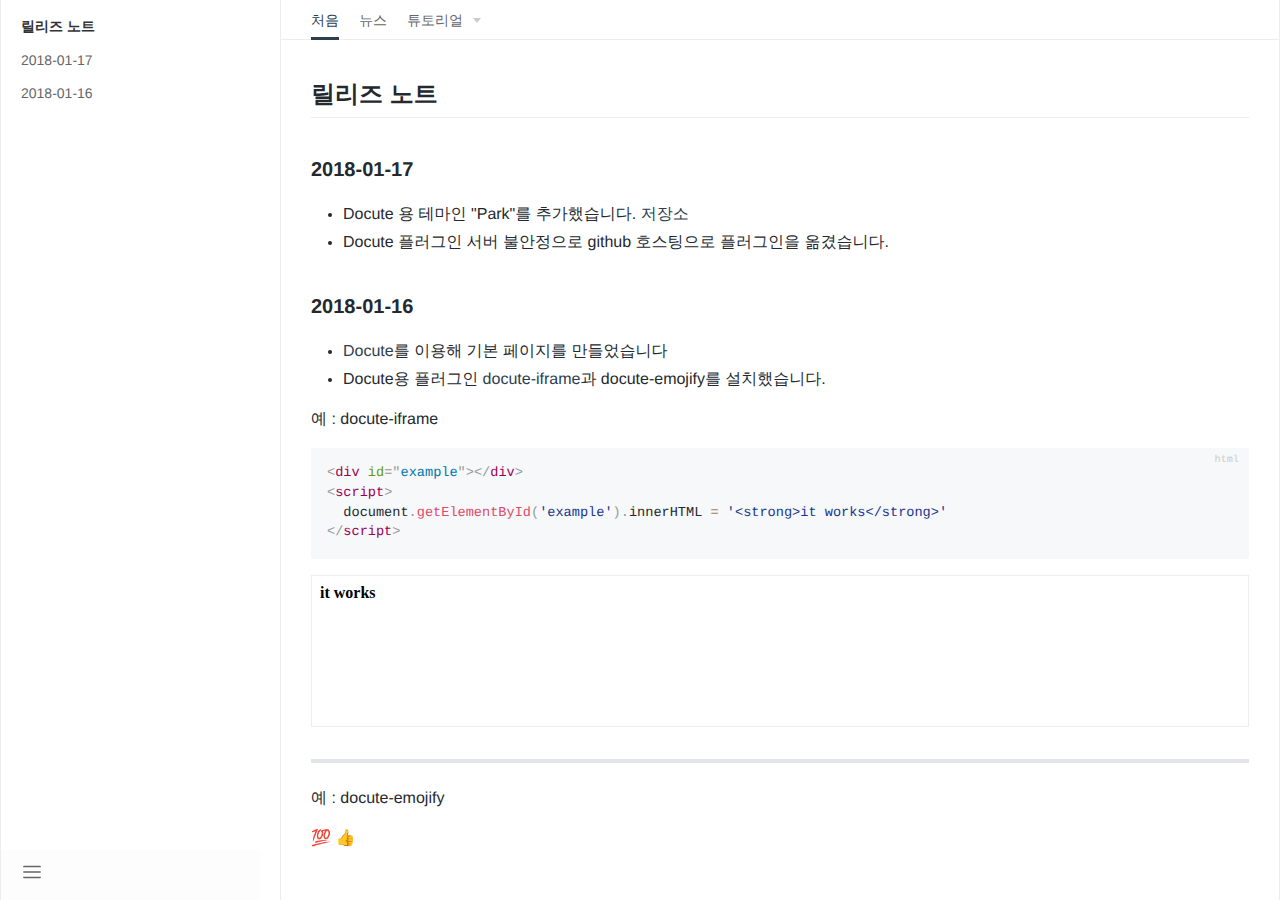
<file: index.html>
<!DOCTYPE html>
<html>
<head>
  <meta charset="utf-8">
  <meta http-equiv="X-UA-Compatible" content="IE=edge" />
  <meta name="viewport" content="width=device-width, initial-scale=1, maximum-scale=1, user-scalable=0" />
  <title>ChangJoo Park's head</title>
  <link rel="stylesheet" href="/docute.css">
  <link rel="stylesheet" href="/style.css" />
</head>
<body>
  <div id="app"></div>
  <script src="/docute.js"></script>
  <script src="/docute-iframe.js"></script>
  <script src="/docute-emojify.js"></script>

  <script>
    const tutorials = [
      { title: 'Vue.js', path: '/tutorials/vue' },
      { title: 'JavaScript', path: '/tutorials/javascript' }
    ]
    const nav = [
      { title: '처음', path: '/' },
      { title: '뉴스', path: '/news', source: '/news/index.md' },
      { title: '튜토리얼', type: 'dropdown', items: tutorials }
    ]
    docute.init({
      nav,
      plugins: [
        docuteIframe(),
        docuteEmojify()
      ]
    })
  </script>
</body>
</html>
</file>
<file: docute.css>
.announcement{padding-top:10px;padding-bottom:10px;border-bottom:1px solid #e2e2e2;position:relative;font-size:16px;display:flex;align-items:center}.announcement:before{position:absolute;content:"";width:4px;top:0;bottom:0;left:0;background-color:#333}.announcement.announcement-primary,.announcement.announcement-primary a{color:#81b3d6}.announcement.announcement-primary:before{background-color:#81b3d6}.announcement.announcement-danger,.announcement.announcement-danger a{color:#d43f3a}.announcement.announcement-danger:before{background-color:#d43f3a}.announcement.announcement-success,.announcement.announcement-success a{color:#42b983}.announcement.announcement-success:before{background-color:#42b983}.announcement.announcement-warning,.announcement.announcement-warning a{color:#f7d24c}.announcement.announcement-warning:before{background-color:#f7d24c}/*! Hint.css - v2.5.0 - 2017-04-23
* http://kushagragour.in/lab/hint/
* Copyright (c) 2017 Kushagra Gour */[class*=hint--]{position:relative;display:inline-block}[class*=hint--]:after,[class*=hint--]:before{position:absolute;-webkit-transform:translateZ(0);-moz-transform:translateZ(0);transform:translateZ(0);visibility:hidden;opacity:0;z-index:1000000;pointer-events:none;-webkit-transition:.3s ease;-moz-transition:.3s ease;transition:.3s ease;-webkit-transition-delay:0ms;-moz-transition-delay:0ms;transition-delay:0ms}[class*=hint--]:hover:after,[class*=hint--]:hover:before{visibility:visible;opacity:1;-webkit-transition-delay:.1s;-moz-transition-delay:.1s;transition-delay:.1s}[class*=hint--]:before{content:"";position:absolute;background:transparent;border:6px solid transparent;z-index:1000001}[class*=hint--]:after{background:#383838;color:#fff;padding:8px 10px;font-size:12px;font-family:Helvetica Neue,Helvetica,Arial,sans-serif;line-height:12px;white-space:nowrap}[class*=hint--][aria-label]:after{content:attr(aria-label)}[class*=hint--][data-hint]:after{content:attr(data-hint)}[aria-label=""]:after,[aria-label=""]:before,[data-hint=""]:after,[data-hint=""]:before{display:none!important}.hint--top-left:before,.hint--top-right:before,.hint--top:before{border-top-color:#383838}.hint--bottom-left:before,.hint--bottom-right:before,.hint--bottom:before{border-bottom-color:#383838}.hint--left:before{border-left-color:#383838}.hint--right:before{border-right-color:#383838}.hint--top:before{margin-bottom:-11px}.hint--top:after,.hint--top:before{bottom:100%;left:50%}.hint--top:before{left:calc(50% - 6px)}.hint--top:after{-webkit-transform:translateX(-50%);-moz-transform:translateX(-50%);transform:translateX(-50%)}.hint--top:hover:before{-webkit-transform:translateY(-8px);-moz-transform:translateY(-8px);transform:translateY(-8px)}.hint--top:hover:after{-webkit-transform:translateX(-50%) translateY(-8px);-moz-transform:translateX(-50%) translateY(-8px);transform:translateX(-50%) translateY(-8px)}.hint--bottom:before{margin-top:-11px}.hint--bottom:after,.hint--bottom:before{top:100%;left:50%}.hint--bottom:before{left:calc(50% - 6px)}.hint--bottom:after{-webkit-transform:translateX(-50%);-moz-transform:translateX(-50%);transform:translateX(-50%)}.hint--bottom:hover:before{-webkit-transform:translateY(8px);-moz-transform:translateY(8px);transform:translateY(8px)}.hint--bottom:hover:after{-webkit-transform:translateX(-50%) translateY(8px);-moz-transform:translateX(-50%) translateY(8px);transform:translateX(-50%) translateY(8px)}.hint--right:before{margin-left:-11px;margin-bottom:-6px}.hint--right:after{margin-bottom:-14px}.hint--right:after,.hint--right:before{left:100%;bottom:50%}.hint--right:hover:after,.hint--right:hover:before{-webkit-transform:translateX(8px);-moz-transform:translateX(8px);transform:translateX(8px)}.hint--left:before{margin-right:-11px;margin-bottom:-6px}.hint--left:after{margin-bottom:-14px}.hint--left:after,.hint--left:before{right:100%;bottom:50%}.hint--left:hover:after,.hint--left:hover:before{-webkit-transform:translateX(-8px);-moz-transform:translateX(-8px);transform:translateX(-8px)}.hint--top-left:before{margin-bottom:-11px}.hint--top-left:after,.hint--top-left:before{bottom:100%;left:50%}.hint--top-left:before{left:calc(50% - 6px)}.hint--top-left:after{-webkit-transform:translateX(-100%);-moz-transform:translateX(-100%);transform:translateX(-100%);margin-left:12px}.hint--top-left:hover:before{-webkit-transform:translateY(-8px);-moz-transform:translateY(-8px);transform:translateY(-8px)}.hint--top-left:hover:after{-webkit-transform:translateX(-100%) translateY(-8px);-moz-transform:translateX(-100%) translateY(-8px);transform:translateX(-100%) translateY(-8px)}.hint--top-right:before{margin-bottom:-11px}.hint--top-right:after,.hint--top-right:before{bottom:100%;left:50%}.hint--top-right:before{left:calc(50% - 6px)}.hint--top-right:after{-webkit-transform:translateX(0);-moz-transform:translateX(0);transform:translateX(0);margin-left:-12px}.hint--top-right:hover:after,.hint--top-right:hover:before{-webkit-transform:translateY(-8px);-moz-transform:translateY(-8px);transform:translateY(-8px)}.hint--bottom-left:before{margin-top:-11px}.hint--bottom-left:after,.hint--bottom-left:before{top:100%;left:50%}.hint--bottom-left:before{left:calc(50% - 6px)}.hint--bottom-left:after{-webkit-transform:translateX(-100%);-moz-transform:translateX(-100%);transform:translateX(-100%);margin-left:12px}.hint--bottom-left:hover:before{-webkit-transform:translateY(8px);-moz-transform:translateY(8px);transform:translateY(8px)}.hint--bottom-left:hover:after{-webkit-transform:translateX(-100%) translateY(8px);-moz-transform:translateX(-100%) translateY(8px);transform:translateX(-100%) translateY(8px)}.hint--bottom-right:before{margin-top:-11px}.hint--bottom-right:after,.hint--bottom-right:before{top:100%;left:50%}.hint--bottom-right:before{left:calc(50% - 6px)}.hint--bottom-right:after{-webkit-transform:translateX(0);-moz-transform:translateX(0);transform:translateX(0);margin-left:-12px}.hint--bottom-right:hover:after,.hint--bottom-right:hover:before{-webkit-transform:translateY(8px);-moz-transform:translateY(8px);transform:translateY(8px)}.hint--large:after,.hint--medium:after,.hint--small:after{white-space:normal;line-height:1.4em;word-wrap:break-word}.hint--small:after{width:80px}.hint--medium:after{width:150px}.hint--large:after{width:300px}[class*=hint--]:after{text-shadow:0 -1px 0 #000;box-shadow:4px 4px 8px rgba(0,0,0,.3)}.hint--error:after{background-color:#b34e4d;text-shadow:0 -1px 0 #592726}.hint--error.hint--top-left:before,.hint--error.hint--top-right:before,.hint--error.hint--top:before{border-top-color:#b34e4d}.hint--error.hint--bottom-left:before,.hint--error.hint--bottom-right:before,.hint--error.hint--bottom:before{border-bottom-color:#b34e4d}.hint--error.hint--left:before{border-left-color:#b34e4d}.hint--error.hint--right:before{border-right-color:#b34e4d}.hint--warning:after{background-color:#c09854;text-shadow:0 -1px 0 #6c5328}.hint--warning.hint--top-left:before,.hint--warning.hint--top-right:before,.hint--warning.hint--top:before{border-top-color:#c09854}.hint--warning.hint--bottom-left:before,.hint--warning.hint--bottom-right:before,.hint--warning.hint--bottom:before{border-bottom-color:#c09854}.hint--warning.hint--left:before{border-left-color:#c09854}.hint--warning.hint--right:before{border-right-color:#c09854}.hint--info:after{background-color:#3986ac;text-shadow:0 -1px 0 #1a3c4d}.hint--info.hint--top-left:before,.hint--info.hint--top-right:before,.hint--info.hint--top:before{border-top-color:#3986ac}.hint--info.hint--bottom-left:before,.hint--info.hint--bottom-right:before,.hint--info.hint--bottom:before{border-bottom-color:#3986ac}.hint--info.hint--left:before{border-left-color:#3986ac}.hint--info.hint--right:before{border-right-color:#3986ac}.hint--success:after{background-color:#458746;text-shadow:0 -1px 0 #1a321a}.hint--success.hint--top-left:before,.hint--success.hint--top-right:before,.hint--success.hint--top:before{border-top-color:#458746}.hint--success.hint--bottom-left:before,.hint--success.hint--bottom-right:before,.hint--success.hint--bottom:before{border-bottom-color:#458746}.hint--success.hint--left:before{border-left-color:#458746}.hint--success.hint--right:before{border-right-color:#458746}.hint--always:after,.hint--always:before{opacity:1;visibility:visible}.hint--always.hint--top:before{-webkit-transform:translateY(-8px);-moz-transform:translateY(-8px);transform:translateY(-8px)}.hint--always.hint--top:after{-webkit-transform:translateX(-50%) translateY(-8px);-moz-transform:translateX(-50%) translateY(-8px);transform:translateX(-50%) translateY(-8px)}.hint--always.hint--top-left:before{-webkit-transform:translateY(-8px);-moz-transform:translateY(-8px);transform:translateY(-8px)}.hint--always.hint--top-left:after{-webkit-transform:translateX(-100%) translateY(-8px);-moz-transform:translateX(-100%) translateY(-8px);transform:translateX(-100%) translateY(-8px)}.hint--always.hint--top-right:after,.hint--always.hint--top-right:before{-webkit-transform:translateY(-8px);-moz-transform:translateY(-8px);transform:translateY(-8px)}.hint--always.hint--bottom:before{-webkit-transform:translateY(8px);-moz-transform:translateY(8px);transform:translateY(8px)}.hint--always.hint--bottom:after{-webkit-transform:translateX(-50%) translateY(8px);-moz-transform:translateX(-50%) translateY(8px);transform:translateX(-50%) translateY(8px)}.hint--always.hint--bottom-left:before{-webkit-transform:translateY(8px);-moz-transform:translateY(8px);transform:translateY(8px)}.hint--always.hint--bottom-left:after{-webkit-transform:translateX(-100%) translateY(8px);-moz-transform:translateX(-100%) translateY(8px);transform:translateX(-100%) translateY(8px)}.hint--always.hint--bottom-right:after,.hint--always.hint--bottom-right:before{-webkit-transform:translateY(8px);-moz-transform:translateY(8px);transform:translateY(8px)}.hint--always.hint--left:after,.hint--always.hint--left:before{-webkit-transform:translateX(-8px);-moz-transform:translateX(-8px);transform:translateX(-8px)}.hint--always.hint--right:after,.hint--always.hint--right:before{-webkit-transform:translateX(8px);-moz-transform:translateX(8px);transform:translateX(8px)}.hint--rounded:after{border-radius:4px}.hint--no-animate:after,.hint--no-animate:before{-webkit-transition-duration:0ms;-moz-transition-duration:0ms;transition-duration:0ms}.hint--bounce:after,.hint--bounce:before{-webkit-transition:opacity .3s ease,visibility .3s ease,-webkit-transform .3s cubic-bezier(.71,1.7,.77,1.24);-moz-transition:opacity .3s ease,visibility .3s ease,-moz-transform .3s cubic-bezier(.71,1.7,.77,1.24);transition:opacity .3s ease,visibility .3s ease,transform .3s cubic-bezier(.71,1.7,.77,1.24)}.markdown-body{-ms-text-size-adjust:100%;-webkit-text-size-adjust:100%;color:#24292e;font-size:16px;line-height:1.5;word-wrap:break-word}.markdown-body .pl-c{color:#969896}.markdown-body .pl-c1,.markdown-body .pl-s .pl-v{color:#0086b3}.markdown-body .pl-e,.markdown-body .pl-en{color:#795da3}.markdown-body .pl-s .pl-s1,.markdown-body .pl-smi{color:#333}.markdown-body .pl-ent{color:#63a35c}.markdown-body .pl-k{color:#a71d5d}.markdown-body .pl-pds,.markdown-body .pl-s,.markdown-body .pl-s .pl-pse .pl-s1,.markdown-body .pl-sr,.markdown-body .pl-sr .pl-cce,.markdown-body .pl-sr .pl-sra,.markdown-body .pl-sr .pl-sre{color:#183691}.markdown-body .pl-smw,.markdown-body .pl-v{color:#ed6a43}.markdown-body .pl-bu{color:#b52a1d}.markdown-body .pl-c2,.markdown-body .pl-ii{color:#f8f8f8;background-color:#b52a1d}.markdown-body .pl-c2:before{content:"^M"}.markdown-body .pl-sr .pl-cce{font-weight:700;color:#63a35c}.markdown-body .pl-ml{color:#693a17}.markdown-body .pl-mh,.markdown-body .pl-mh .pl-en,.markdown-body .pl-ms{font-weight:700;color:#1d3e81}.markdown-body .pl-mq{color:teal}.markdown-body .pl-mi{font-style:italic;color:#333}.markdown-body .pl-mb{font-weight:700;color:#333}.markdown-body .pl-md{color:#bd2c00;background-color:#ffecec}.markdown-body .pl-mi1{color:#55a532;background-color:#eaffea}.markdown-body .pl-mc{color:#ef9700;background-color:#ffe3b4}.markdown-body .pl-mi2{color:#d8d8d8;background-color:gray}.markdown-body .pl-mdr{font-weight:700;color:#795da3}.markdown-body .pl-mo{color:#1d3e81}.markdown-body .pl-ba{color:#595e62}.markdown-body .pl-sg{color:silver}.markdown-body .pl-corl{text-decoration:underline;color:#183691}.markdown-body .octicon{display:inline-block;vertical-align:text-top;fill:currentColor}.markdown-body a{background-color:transparent;-webkit-text-decoration-skip:objects}.markdown-body a:active,.markdown-body a:hover{outline-width:0}.markdown-body strong{font-weight:inherit;font-weight:bolder}.markdown-body h1{margin:.67em 0}.markdown-body img{border-style:none}.markdown-body svg:not(:root){overflow:hidden}.markdown-body code,.markdown-body kbd,.markdown-body pre{font-family:monospace,monospace;font-size:1em}.markdown-body hr{box-sizing:content-box;overflow:visible}.markdown-body input{font:inherit;margin:0;overflow:visible}.markdown-body [type=checkbox]{box-sizing:border-box;padding:0}.markdown-body *{box-sizing:border-box}.markdown-body input{font-family:inherit;font-size:inherit;line-height:inherit}.markdown-body a{color:#0366d6;text-decoration:none}.markdown-body a:hover{text-decoration:underline}.markdown-body strong{font-weight:600}.markdown-body hr{height:0;margin:15px 0;overflow:hidden;background:transparent;border-bottom:1px solid #dfe2e5}.markdown-body hr:after,.markdown-body hr:before{display:table;content:""}.markdown-body hr:after{clear:both}.markdown-body table{border-spacing:0;border-collapse:collapse}.markdown-body td,.markdown-body th{padding:0}.markdown-body h1,.markdown-body h2,.markdown-body h3,.markdown-body h4,.markdown-body h5,.markdown-body h6{margin-top:0;margin-bottom:0}.markdown-body h1{font-size:32px;font-weight:600}.markdown-body h2{font-size:24px;font-weight:600}.markdown-body h3{font-size:20px;font-weight:600}.markdown-body h4{font-size:16px;font-weight:600}.markdown-body h5{font-size:14px;font-weight:600}.markdown-body h6{font-size:12px;font-weight:600}.markdown-body p{margin-top:0;margin-bottom:10px}.markdown-body blockquote{margin:0}.markdown-body ol,.markdown-body ul{padding-left:0;margin-top:0;margin-bottom:0}.markdown-body ol ol,.markdown-body ul ol{list-style-type:lower-roman}.markdown-body ol ol ol,.markdown-body ol ul ol,.markdown-body ul ol ol,.markdown-body ul ul ol{list-style-type:lower-alpha}.markdown-body dd{margin-left:0}.markdown-body code{font-family:SFMono-Regular,Consolas,Liberation Mono,Menlo,Courier,monospace;font-size:12px}.markdown-body pre{margin-top:0;margin-bottom:0;font:12px SFMono-Regular,Consolas,Liberation Mono,Menlo,Courier,monospace}.markdown-body .octicon{vertical-align:text-bottom}.markdown-body .pl-0{padding-left:0!important}.markdown-body .pl-1{padding-left:4px!important}.markdown-body .pl-2{padding-left:8px!important}.markdown-body .pl-3{padding-left:16px!important}.markdown-body .pl-4{padding-left:24px!important}.markdown-body .pl-5{padding-left:32px!important}.markdown-body .pl-6{padding-left:40px!important}.markdown-body:after,.markdown-body:before{display:table;content:""}.markdown-body:after{clear:both}.markdown-body>:first-child{margin-top:0!important}.markdown-body>:last-child{margin-bottom:0!important}.markdown-body a:not([href]){color:inherit;text-decoration:none}.markdown-body .anchor{float:left;padding-right:4px;margin-left:-20px;line-height:1}.markdown-body .anchor:focus{outline:none}.markdown-body blockquote,.markdown-body dl,.markdown-body ol,.markdown-body p,.markdown-body pre,.markdown-body table,.markdown-body ul{margin-top:0;margin-bottom:16px}.markdown-body hr{height:.25em;padding:0;margin:24px 0;background-color:#e1e4e8;border:0}.markdown-body blockquote{padding:0 1em;color:#6a737d;border-left:.25em solid #dfe2e5}.markdown-body blockquote>:first-child{margin-top:0}.markdown-body blockquote>:last-child{margin-bottom:0}.markdown-body kbd{font-size:11px;background-color:#fafbfc}.markdown-body h1,.markdown-body h2,.markdown-body h3,.markdown-body h4,.markdown-body h5,.markdown-body h6{margin-top:24px;margin-bottom:16px;font-weight:600;line-height:1.25}.markdown-body h1 .octicon-link,.markdown-body h2 .octicon-link,.markdown-body h3 .octicon-link,.markdown-body h4 .octicon-link,.markdown-body h5 .octicon-link,.markdown-body h6 .octicon-link{color:#1b1f23;vertical-align:middle;visibility:hidden}.markdown-body h1:hover .anchor,.markdown-body h2:hover .anchor,.markdown-body h3:hover .anchor,.markdown-body h4:hover .anchor,.markdown-body h5:hover .anchor,.markdown-body h6:hover .anchor{text-decoration:none}.markdown-body h1:hover .anchor .octicon-link,.markdown-body h2:hover .anchor .octicon-link,.markdown-body h3:hover .anchor .octicon-link,.markdown-body h4:hover .anchor .octicon-link,.markdown-body h5:hover .anchor .octicon-link,.markdown-body h6:hover .anchor .octicon-link{visibility:visible}.markdown-body h1{font-size:2em}.markdown-body h1,.markdown-body h2{padding-bottom:.3em;border-bottom:1px solid #eaecef}.markdown-body h2{font-size:1.5em}.markdown-body h3{font-size:1.25em}.markdown-body h4{font-size:1em}.markdown-body h5{font-size:.875em}.markdown-body h6{font-size:.85em;color:#6a737d}.markdown-body ol,.markdown-body ul{padding-left:2em}.markdown-body ol ol,.markdown-body ol ul,.markdown-body ul ol,.markdown-body ul ul{margin-top:0;margin-bottom:0}.markdown-body li>p{margin-top:16px}.markdown-body li+li{margin-top:.25em}.markdown-body dl{padding:0}.markdown-body dl dt{padding:0;margin-top:16px;font-size:1em;font-style:italic;font-weight:600}.markdown-body dl dd{padding:0 16px;margin-bottom:16px}.markdown-body table{display:block;width:100%;overflow:auto}.markdown-body table th{font-weight:600}.markdown-body table td,.markdown-body table th{padding:6px 13px;border:1px solid #dfe2e5}.markdown-body table tr{background-color:#fff;border-top:1px solid #c6cbd1}.markdown-body table tr:nth-child(2n){background-color:#f6f8fa}.markdown-body img{max-width:100%;box-sizing:content-box;background-color:#fff}.markdown-body code{padding:0;padding-top:.2em;padding-bottom:.2em;margin:0;font-size:85%;background-color:rgba(27,31,35,.05);border-radius:3px}.markdown-body code:after,.markdown-body code:before{letter-spacing:-.2em;content:"\A0"}.markdown-body pre{word-wrap:normal}.markdown-body pre>code{padding:0;margin:0;font-size:100%;word-break:normal;white-space:pre;background:transparent;border:0}.markdown-body .highlight{margin-bottom:16px}.markdown-body .highlight pre{margin-bottom:0;word-break:normal}.markdown-body .highlight pre,.markdown-body pre{padding:16px;overflow:auto;font-size:85%;line-height:1.45;background-color:#f6f8fa;border-radius:3px}.markdown-body pre code{display:inline;max-width:auto;padding:0;margin:0;overflow:visible;line-height:inherit;word-wrap:normal;background-color:transparent;border:0}.markdown-body pre code:after,.markdown-body pre code:before{content:normal}.markdown-body .full-commit .btn-outline:not(:disabled):hover{color:#005cc5;border-color:#005cc5}.markdown-body kbd{display:inline-block;padding:3px 5px;font:11px SFMono-Regular,Consolas,Liberation Mono,Menlo,Courier,monospace;line-height:10px;color:#444d56;vertical-align:middle;background-color:#fcfcfc;border:1px solid #c6cbd1;border-bottom-color:#959da5;border-radius:3px;box-shadow:inset 0 -1px 0 #959da5}.markdown-body :checked+.radio-label{position:relative;z-index:1;border-color:#0366d6}.markdown-body .task-list-item{list-style-type:none}.markdown-body .task-list-item+.task-list-item{margin-top:3px}.markdown-body .task-list-item input{margin:0 .2em .25em -1.6em;vertical-align:middle}.markdown-body hr{border-bottom-color:#eee}#nprogress{pointer-events:none;position:relative;z-index:9999999}#nprogress .bar{background:#42b983;position:fixed;z-index:9999;top:0;left:0;width:100%;height:2px}#nprogress .peg{display:block;position:absolute;right:0;width:100px;height:100%;box-shadow:0 0 10px #29d,0 0 5px #29d;opacity:1;z-index:9999;-webkit-transform:rotate(3deg) translateY(-4px);-ms-transform:rotate(3deg) translateY(-4px);transform:rotate(3deg) translateY(-4px)}#nprogress .spinner{display:block;position:fixed;z-index:9999;top:15px;right:15px}#nprogress .spinner-icon{width:18px;height:18px;box-sizing:border-box;border:2px solid transparent;border-top-color:#42b983;border-left-color:#42b983;border-radius:50%;-webkit-animation:nprogress-spinner .4s linear infinite;animation:nprogress-spinner .4s linear infinite}.nprogress-custom-parent{overflow:hidden;position:relative}.nprogress-custom-parent #nprogress .bar,.nprogress-custom-parent #nprogress .spinner{position:absolute}@-webkit-keyframes nprogress-spinner{0%{-webkit-transform:rotate(0deg)}to{-webkit-transform:rotate(1turn)}}@keyframes nprogress-spinner{0%{transform:rotate(0deg)}to{transform:rotate(1turn)}}code[class*=language-],pre[class*=language-]{color:#000;background:none;text-shadow:0 1px #fff;font-family:Consolas,Monaco,Andale Mono,Ubuntu Mono,monospace;text-align:left;white-space:pre;word-spacing:normal;word-break:normal;word-wrap:normal;line-height:1.5;-moz-tab-size:4;-o-tab-size:4;tab-size:4;-webkit-hyphens:none;-moz-hyphens:none;-ms-hyphens:none;hyphens:none}code[class*=language-]::-moz-selection,code[class*=language-] ::-moz-selection,pre[class*=language-]::-moz-selection,pre[class*=language-] ::-moz-selection{text-shadow:none;background:#b3d4fc}code[class*=language-]::selection,code[class*=language-] ::selection,pre[class*=language-]::selection,pre[class*=language-] ::selection{text-shadow:none;background:#b3d4fc}@media print{code[class*=language-],pre[class*=language-]{text-shadow:none}}pre[class*=language-]{padding:1em;margin:.5em 0;overflow:auto}:not(pre)>code[class*=language-],pre[class*=language-]{background:#f5f2f0}:not(pre)>code[class*=language-]{padding:.1em;border-radius:.3em;white-space:normal}.token.cdata,.token.comment,.token.doctype,.token.prolog{color:#708090}.token.punctuation{color:#999}.namespace{opacity:.7}.token.boolean,.token.constant,.token.deleted,.token.number,.token.property,.token.symbol,.token.tag{color:#905}.token.attr-name,.token.builtin,.token.char,.token.inserted,.token.selector,.token.string{color:#690}.token.string{color:#42b983}.language-css .token.string,.style .token.string,.token.entity,.token.operator,.token.url{color:#a67f59;background:transparent}.token.atrule,.token.attr-value,.token.keyword{color:#07a}.token.function{color:#dd4a68}.token.important,.token.regex,.token.variable{color:#e90}.token.bold,.token.important{font-weight:700}.token.italic{font-style:italic}.token.entity{cursor:help}.markdown-body{padding:0 30px}.markdown-body h1{border-bottom:none}.markdown-body h2{margin-top:50px;margin-bottom:20px}.markdown-body h3{margin-top:40px;margin-bottom:20px}.markdown-body .markdown-heading .anchor{float:left;padding-right:5px;margin-left:-20px;cursor:pointer}.markdown-body .markdown-heading .anchor:focus{outline:none}.markdown-body .markdown-heading .anchor svg{width:15px;height:15px;vertical-align:middle;visibility:hidden}.markdown-body .markdown-heading .anchor:hover svg,.markdown-body .markdown-heading:hover .anchor svg{visibility:visible}.markdown-body .markdown-heading:focus{color:#42b983;outline:none}.markdown-body pre{position:relative}.markdown-body pre:after{content:attr(data-lang);position:absolute;top:0;right:0;color:#ccc;text-align:right;font-size:.75em;padding:5px 10px 0;line-height:15px;height:15px}p.danger,p.tip,p.warning{padding:12px 24px 12px 20px;margin:2em 0;border-left:4px solid;position:relative;border-bottom-right-radius:2px;border-top-right-radius:2px}p.danger:before,p.tip:before,p.warning:before{content:"!";position:absolute;top:14px;left:-12px;color:#fff;width:20px;height:20px;border-radius:100%;text-align:center;line-height:20px;font-weight:700;font-family:Dosis,Source Sans Pro,Helvetica Neue,Arial,sans-serif}p.danger.no-bg,p.tip.no-bg,p.warning.no-bg{background-color:#f8f8f8}p.warning{border-left-color:#f7d24c;background-color:#fefbed}p.warning:before{background-color:#f7d24c}p.danger{border-left-color:#f66;background-color:hsla(0,100%,70%,.06)}p.danger:before{background-color:#f66}p.tip{border-left-color:#3c763d;background-color:rgba(241,249,241,.83)}p.tip:before{background-color:#3c763d}@media screen and (max-width:768px){.markdown-body{padding:0 10px}}*{box-sizing:border-box}#app,.page,body,html{height:100%}body{margin:0;font:14px/1.4 -apple-system,BlinkMacSystemFont,Segoe UI,Roboto,Oxygen,Ubuntu,Cantarell,Fira Sans,Droid Sans,Helvetica Neue,sans-serif;text-rendering:geometricPrecision}a{color:#34495e;text-decoration:none}.inner-x{padding-left:20px;padding-right:20px}.inner-2x{padding-left:30px;padding-right:30px}.inner-y{padding-top:20px;padding-bottom:20px}@media screen and (max-width:768px){.inner-2x,.inner-x,.inner-y{padding-left:10px;padding-right:10px}}[aria-label]{text-rendering:optimizeSpeed}[jump-to-id],[router-link]{cursor:pointer;color:#4078c0}[jump-to-id]:hover,[router-link]:hover{text-decoration:underline}.link:hover{color:#42b983}.pull-left{float:left}.pull-right{float:right}.docute-button{border:2px solid #333;background-color:#fff;cursor:pointer;outline:none;border-radius:33px;padding:5px 16px;font-size:13px;font-weight:700;transition:background-color .3s ease}.docute-button:hover{color:#fff;background-color:#333}.docute-button.docute-button-mini{padding:3px 14px;font-size:12px}.docute-button.docute-button-primary{border-color:#81b3d6;color:#81b3d6}.docute-button.docute-button-primary:hover{color:#fff;background-color:#81b3d6}.docute-button.docute-button-success{border-color:#42b983;color:#42b983}.docute-button.docute-button-success:hover{color:#fff;background-color:#42b983}.docute-button.docute-button-danger{border-color:#d43f3a;color:#d43f3a}.docute-button.docute-button-danger:hover{color:#fff;background-color:#d43f3a}.docute-button.docute-button-warning{border-color:#f7d24c;color:#f7d24c}.docute-button.docute-button-warning:hover{color:#fff;background-color:#f7d24c}.page{max-width:1280px;margin:0 auto;display:flex}.sidebar{margin:0;width:280px;border-right:1px solid rgba(0,0,0,.07);overflow-y:auto;padding:0 0 70px}.main,.sidebar{background-color:#fff}.main{height:100%;max-width:1000px;width:calc(100% - 280px);margin:0 auto}.content-wrap{height:calc(100% - 40px);overflow:auto;-webkit-overflow-scrolling:touch}.content{padding-top:20px;padding-bottom:20px;margin-top:20px}[class*=is-mobile]{display:none!important}@media screen and (min-width:768px){.no-sidebar .main{border:1px solid rgba(0,0,0,.07);border-top:none;border-bottom:none}}@media screen and (min-width:1280px){.page:not(.no-sidebar){border:1px solid rgba(0,0,0,.07);border-top:none;border-bottom:none}}@media screen and (max-width:768px){.main{width:100%;padding-top:50px}.main .content-wrap{height:100%}.is-desktop{display:none!important}.is-mobile{display:block!important}.is-mobile-flex{display:flex!important}.page{left:0}.sidebar{width:calc(100% - 50px);padding-bottom:10px;top:50px;bottom:0;left:0;position:fixed;border-right:none;z-index:1000;box-shadow:0 0 10px rgba(0,0,0,.2);transform:translateX(-120%);transition:transform .3s cubic-bezier(.4,0,0,1);-webkit-overflow-scrolling:touch}.sidebar.visible{transform:translateX(0)}}.header{height:40px;border-bottom:1px solid rgba(0,0,0,.07);background-color:#fff}.header:empty{display:none}.header .header-container{display:flex;justify-content:space-between;align-items:center;height:100%;padding:0 30px}.header .header-container,.no-sidebar .header{max-width:1000px;margin:0 auto}.header-right{display:flex;align-items:center}@media screen and (max-width:768px){.header{padding:0 10px}}.header-nav{display:flex;align-items:center}.header-nav.is-mobile .nav-list{margin-top:10px;height:auto;line-height:auto}.header-nav.is-mobile .nav-list .nav-item{float:none}.header-nav.is-mobile .nav-list .nav-item>a,.header-nav.is-mobile .nav-list .nav-item>div{border-bottom:none;height:auto;line-height:30px}.header-nav.is-mobile .nav-list .nav-item>a.router-link-active,.header-nav.is-mobile .nav-list .nav-item>div.router-link-active{color:#42b983}.header-nav.is-mobile .nav-list .dropdown-list{background-color:transparent}.header-nav.is-mobile .nav-list .nav-item-dropdown .dropdown-list{position:static;display:block;transform:none;border:none;padding:0}.nav-list{list-style:none;padding-left:0;margin:0;line-height:40px;height:40px}.nav-list .sep{height:1px;background-color:#f0f0f0;display:block;margin:8px 0}.nav-list .label{display:block;margin-top:5px;font-weight:700;font-size:14px}.nav-list .nav-item{float:left;margin-right:20px}.nav-list .nav-item>a,.nav-list .nav-item>div{color:#666;height:40px;border-bottom:3px solid transparent;display:block}.nav-list .nav-item>a.router-link-active,.nav-list .nav-item>div.router-link-active{border-bottom-color:#42b983;color:#333}.nav-list .nav-item>a:hover,.nav-list .nav-item>div:hover{color:#333}.nav-list .nav-item>a:hover:not(.router-link-active),.nav-list .nav-item>div:hover:not(.router-link-active){border-bottom-color:#e2e2e2}.nav-list .nav-item .arrow{display:inline-block;vertical-align:middle;margin-top:-1px;margin-left:6px;width:0;height:0;border-left:4px solid transparent;border-right:4px solid transparent;border-top:5px solid #ccc}.nav-list .nav-item-dropdown{position:relative}.nav-list .nav-item-dropdown .dropdown-list{position:absolute;z-index:9999;top:100%;left:50%;transform:translateX(-50%);display:none;background-color:#fff;margin:0;list-style-type:none;border:1px solid #e2e2e2;border-radius:3px;white-space:nowrap;padding:10px 0}.nav-list .nav-item-dropdown .dropdown-list .dropdown-item{font-size:13px;line-height:28px}.nav-list .nav-item-dropdown .dropdown-list .dropdown-item .router-link-active,.nav-list .nav-item-dropdown .dropdown-list .dropdown-item .router-link:hover{color:#42b983}.nav-list .nav-item-dropdown:hover .dropdown-list{display:block}.svg-icon{align-items:center;justify-content:center}.header-icons,.svg-icon{display:flex}.header-icons .header-icon{display:flex;align-items:center;justify-content:center;text-align:center;color:#666}.header-icons .header-icon:not(:first-child){margin-left:20px}.header-icons .header-icon:hover,.header-icons .header-icon:hover svg{color:#333}.header-icons svg{width:22px;height:22px;color:#666}.mobile-header{box-shadow:0 0 2px rgba(0,0,0,.25);padding:0 10px;display:flex;justify-content:space-between;align-items:center;position:fixed;top:0;height:50px;left:0;right:0;z-index:9900;background-color:#fff}.mobile-header .site-title{margin:0;font-weight:300;font-size:20px;display:flex;align-items:center;-webkit-user-select:none;-moz-user-select:none;user-select:none}.mobile-header .header-left{cursor:pointer;user-select:none}.mobile-header .header-left .svg-icon{margin-right:10px;color:#999;width:24px}.sidebar-headings{list-style:none;margin:0;margin-top:10px;padding-left:0}.sidebar-headings .sidebar-heading{line-height:1.4}.sidebar-headings .sidebar-heading:not(.visible){display:none}.sidebar-headings .sidebar-heading[data-level="2"]{font-weight:700}.sidebar-headings .sidebar-heading[data-level="2"] .sidebar-heading-anchor{color:#333}.sidebar-headings .sidebar-heading[data-level="4"]{font-size:13px}.sidebar-headings .sidebar-heading[data-level="4"] .sidebar-heading-anchor{padding-left:35px}.sidebar-headings .sidebar-heading[data-level="5"]{font-size:13px}.sidebar-headings .sidebar-heading[data-level="5"] .sidebar-heading-anchor{padding-left:50px}.sidebar-headings .sidebar-heading[data-level="6"]{font-size:12px}.sidebar-headings .sidebar-heading[data-level="6"] .sidebar-heading-anchor{padding-left:66px}.sidebar-headings .sidebar-heading .sidebar-heading-anchor{color:#666;padding:7px 20px;display:block}.sidebar-headings .sidebar-heading .sidebar-heading-anchor.active,.sidebar-headings .sidebar-heading .sidebar-heading-anchor:hover{color:#42b983}@media screen and (max-width:768px){.sidebar-headings{border-top:1px solid #e2e2e2;padding-top:10px}.sidebar-heading-anchor{padding:7px 10px!important}}.search-form{position:relative;border-bottom:1px solid rgba(0,0,0,.07);height:40px}.search-form.focus .svg-icon{color:#333}.search-form .svg-icon{cursor:pointer;top:0;height:40px;width:40px;position:absolute;right:0;color:rgba(0,0,0,.22)}.search-form .svg-icon svg{width:14px;height:14px}.search-form .svg-icon.close:hover{color:#f66}.search-form .svg-icon.do-search:hover{color:#42b983}.search-box{height:100%;border:none;width:100%;outline:none;font-size:14px;padding-right:45px}.search-result .empty-search-result{padding-bottom:10px;color:#8a8a8a}.search-result .result-item{cursor:pointer;padding-top:20px;padding-bottom:20px;border-bottom:1px solid rgba(0,0,0,.07)}.search-result .result-item:last-child{margin-bottom:20px}.search-result .result-item:hover{background-color:#f9f9f9}.search-result .result-item.active{border-left:3px solid #42b983}.search-result .result-item .result-title{color:#42b983}.search-result .result-item .result-content{margin-top:5px;color:#666}.search-result .empty-search-result{padding-top:10px;color:#666}.sidebar-toggle{position:fixed;bottom:0;width:260px;height:50px;z-index:7000;background-color:hsla(0,0%,99%,.83);display:flex;align-items:center;user-select:none}.sidebar-toggle .toggle-trigger{color:#666;cursor:pointer}.sidebar-toggle .toggle-trigger:hover{color:#333}.sidebar-toggle .toggle-trigger svg{width:22px}.no-sidebar .sidebar-toggle{background-color:transparent;width:auto}@media screen and (max-width:768px){.sidebar-toggle{display:none}}._13JmIB1emdpmGGUjth0wc2_0 ul{list-style:none;margin:0;margin-top:10px;padding-left:0;font-weight:700}._13JmIB1emdpmGGUjth0wc2_0 ul ul{margin-top:0;font-weight:400}._13JmIB1emdpmGGUjth0wc2_0 ul ul a{color:#666}._13JmIB1emdpmGGUjth0wc2_0 ul a{padding:7px 20px;display:block;color:#333}._13JmIB1emdpmGGUjth0wc2_0 ul a:hover{color:#42b98d;text-decoration:none}.not-found[data-v-cc1233f8]{height:100%;background-color:#f0f0f0;display:flex;align-items:center;justify-content:center;text-align:center}.message{font-size:30px;text-shadow:0 1px #fff}.message a{color:#42b983}
/*# sourceMappingURL=docute.css.map*/
</file>
<file: style.css>
:root {
  --main-color: #2c3e50;
}

.markdown-body .markdown-heading:focus,
.markdown-body a {
  color: var(--main-color);
}

.token.string {
  color: #183691
}

.nav-list .nav-item>a.router-link-active,
.nav-list .nav-item>div.router-link-active {
  color: var(--main-color);
  border-bottom-color: var(--main-color);
}

.nav-list .nav-item-dropdown .dropdown-list .dropdown-item .router-link-active,
.nav-list .nav-item-dropdown .dropdown-list .dropdown-item .router-link:hover,
.sidebar-headings .sidebar-heading .sidebar-heading-anchor.active,
.sidebar-headings .sidebar-heading .sidebar-heading-anchor:hover {
  color: var(--main-color);
}

#nprogress .bar {
  background: var(--main-color);
}

#nprogress .spinner-icon {
  border-top-color: var(--main-color);
  border-left-color: var(--main-color);
}

.link:hover,
.search-form .svg-icon.do-search:hover {
  color: var(--main-color);
}
</file>
